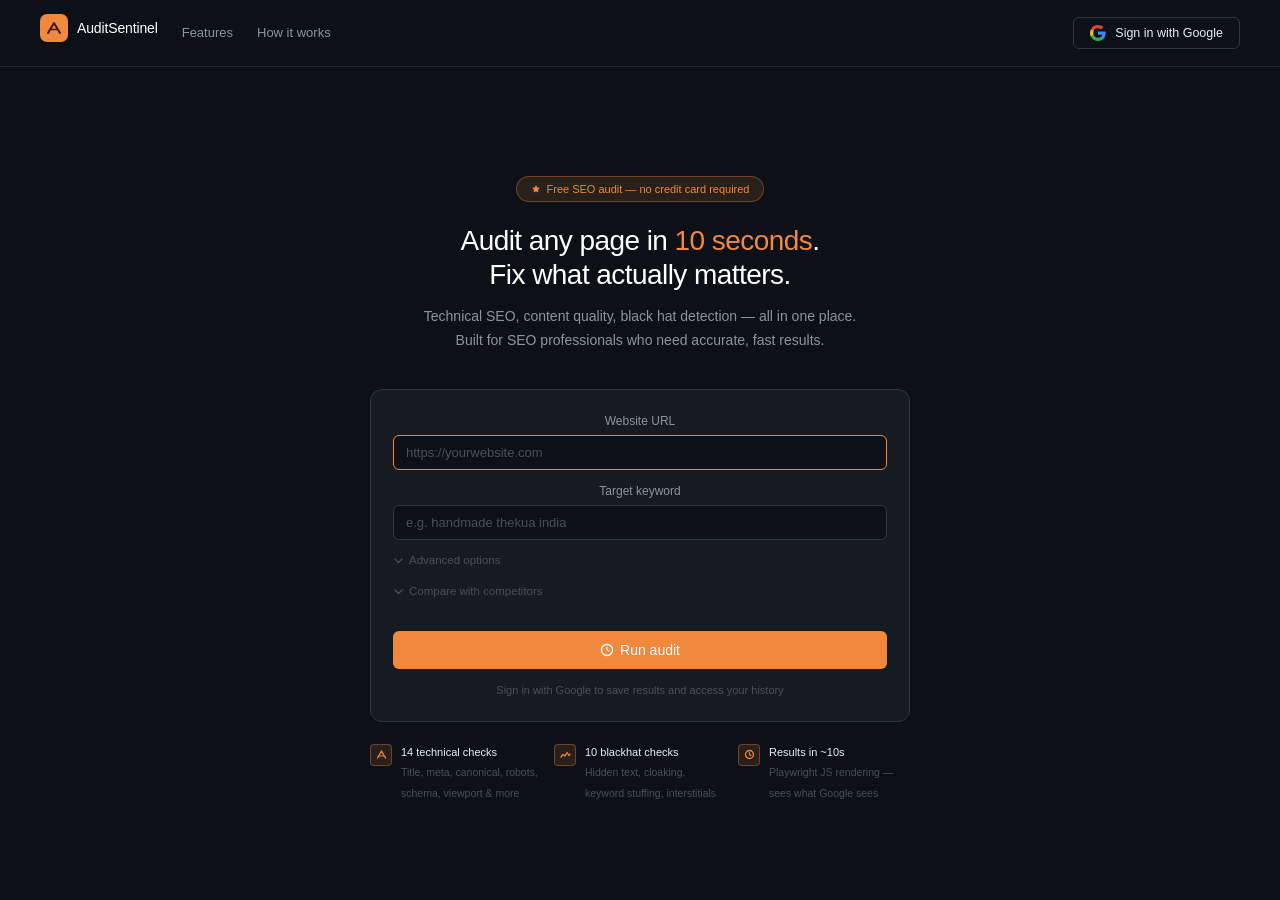
<file: frontend/index.html>
<!DOCTYPE html>
<html lang="en">
<head>
  <meta charset="UTF-8">
  <meta name="viewport" content="width=device-width, initial-scale=1.0">
  <title>AuditSentinel — SEO Audit & Recovery Tool</title>
  <link rel="stylesheet" href="css/styles.css">
  <style>
    body { background: #0d1117; }
  </style>
</head>
<body class="landing-page">

  <nav class="landing-nav">
    <div class="sidebar-logo" style="padding:0;">
      <div class="logo-mark">
        <svg viewBox="0 0 16 16" fill="none" width="16" height="16">
          <path d="M2 13L8 3L14 13" stroke="#3d1a00" stroke-width="2" stroke-linecap="round" stroke-linejoin="round"/>
          <path d="M4.5 9.5H11.5" stroke="#3d1a00" stroke-width="1.5" stroke-linecap="round"/>
        </svg>
      </div>
      <span class="logo-text">AuditSentinel</span>
    </div>

    <div class="landing-nav-links">
      <a href="#features">Features</a>
      <a href="#how-it-works">How it works</a>
    </div>

    <div class="landing-nav-right">
      <button class="btn-google" id="nav-signin-btn" style="display:none;">
        <svg viewBox="0 0 18 18" xmlns="http://www.w3.org/2000/svg">
          <path d="M17.64 9.2c0-.637-.057-1.251-.164-1.84H9v3.481h4.844c-.209 1.125-.843 2.078-1.796 2.717v2.258h2.908c1.702-1.567 2.684-3.875 2.684-6.615z" fill="#4285F4"/>
          <path d="M9 18c2.43 0 4.467-.806 5.956-2.184l-2.908-2.258c-.806.54-1.837.86-3.048.86-2.344 0-4.328-1.584-5.036-3.711H.957v2.332A8.997 8.997 0 009 18z" fill="#34A853"/>
          <path d="M3.964 10.707A5.41 5.41 0 013.682 9c0-.593.102-1.17.282-1.707V4.961H.957A8.996 8.996 0 000 9c0 1.452.348 2.827.957 4.039l3.007-2.332z" fill="#FBBC05"/>
          <path d="M9 3.58c1.321 0 2.508.454 3.44 1.345l2.582-2.58C13.463.891 11.426 0 9 0A8.997 8.997 0 00.957 4.961L3.964 6.293C4.672 4.166 6.656 3.58 9 3.58z" fill="#EA4335"/>
        </svg>
        Sign in with Google
      </button>
      <div id="nav-logged-in" style="display:none;align-items:center;gap:10px;">
        <a href="./dashboard.html" class="btn-google">← Dashboard</a>
      </div>
    </div>
  </nav>

  <main class="landing-hero">
    <div class="hero-eyebrow">
      <svg width="10" height="10" viewBox="0 0 10 10" fill="none">
        <path d="M5 1L6.18 3.4L9 3.81L7 5.76L7.47 8.59L5 7.23L2.53 8.59L3 5.76L1 3.81L3.82 3.4L5 1Z" fill="var(--accent)"/>
      </svg>
      Free SEO audit — no credit card required
    </div>

    <h1 class="hero-h1">
      Audit any page in <span class="accent">10 seconds</span>.<br>Fix what actually matters.
    </h1>
    <p class="hero-sub">
      Technical SEO, content quality, black hat detection — all in one place. Built for SEO professionals who need accurate, fast results.
    </p>

    <div class="audit-form-box">
      <div id="form-error" class="alert alert-error" style="margin-bottom:14px;display:none;align-items:flex-start;gap:8px;">
        <span id="form-error-msg"></span>
      </div>

      <div class="form-group">
        <label class="form-label" for="url-input">Website URL</label>
        <input class="form-input dark" type="url" id="url-input" placeholder="https://yourwebsite.com" autocomplete="off" autofocus>
      </div>

      <div class="form-group" style="margin-top:10px;">
        <label class="form-label" for="kw-input">Target keyword</label>
        <input class="form-input dark" type="text" id="kw-input" placeholder="e.g. handmade thekua india" autocomplete="off">
      </div>

      <div class="advanced-toggle" id="adv-toggle" style="margin-top:12px;">
        <svg width="11" height="11" viewBox="0 0 11 11" fill="none">
          <path d="M2 4L5.5 7.5L9 4" stroke="currentColor" stroke-width="1.3" stroke-linecap="round" stroke-linejoin="round"/>
        </svg>
        Advanced options
      </div>

      <div class="advanced-panel" id="adv-panel">
        <div class="advanced-row">
          <div class="form-group">
            <label class="form-label" for="secondary-kw">Secondary keyword</label>
            <input class="form-input dark" type="text" id="secondary-kw" placeholder="optional">
          </div>
          <div class="form-group">
            <label class="form-label" for="brand-name">Brand name</label>
            <input class="form-input dark" type="text" id="brand-name" placeholder="optional">
          </div>
        </div>
        <label class="cloak-label">
          <input type="checkbox" id="cloak-check">
          Run cloaking detection — slower (3x page scrape)
        </label>
      </div>

      <div class="advanced-toggle" id="comp-toggle" style="margin-top:8px;">
        <svg width="11" height="11" viewBox="0 0 11 11" fill="none">
          <path d="M2 4L5.5 7.5L9 4" stroke="currentColor" stroke-width="1.3" stroke-linecap="round" stroke-linejoin="round"/>
        </svg>
        Compare with competitors
      </div>

      <div class="advanced-panel" id="comp-panel">
        <p style="font-size:11px;color:#484f58;margin-bottom:8px;line-height:1.5;">
          Competitor pages run the same audit and appear in a side-by-side comparison table. Does not count against your daily limit.
        </p>
        <div class="form-group">
          <label class="form-label" for="comp-url-1">Competitor URL 1</label>
          <input class="form-input dark" type="url" id="comp-url-1" placeholder="https://competitor1.com/page" autocomplete="off">
        </div>
        <div class="form-group" style="margin-top:8px;">
          <label class="form-label" for="comp-url-2">Competitor URL 2</label>
          <input class="form-input dark" type="url" id="comp-url-2" placeholder="https://competitor2.com/page" autocomplete="off">
        </div>
        <div class="form-group" style="margin-top:8px;">
          <label class="form-label" for="comp-url-3">Competitor URL 3</label>
          <input class="form-input dark" type="url" id="comp-url-3" placeholder="https://competitor3.com/page" autocomplete="off">
        </div>
      </div>

      <button class="btn btn-primary btn-full btn-lg" id="audit-btn" style="margin-top:16px;">
        <svg width="14" height="14" viewBox="0 0 14 14" fill="none">
          <circle cx="7" cy="7" r="5.5" stroke="currentColor" stroke-width="1.4"/>
          <path d="M7 4.5v2.5l2 1.2" stroke="currentColor" stroke-width="1.3" stroke-linecap="round"/>
        </svg>
        <span id="audit-btn-text">Run audit</span>
      </button>

      <p style="font-size:11px;color:#484f58;text-align:center;margin-top:12px;" id="signin-hint">
        Sign in with Google to save results and access your history
      </p>
    </div>

    <div class="hero-features">
      <div class="hero-feature">
        <div class="hf-icon">
          <svg width="11" height="11" viewBox="0 0 11 11" fill="none">
            <path d="M1.5 9L5.5 2L9.5 9" stroke="var(--accent)" stroke-width="1.3" stroke-linecap="round" stroke-linejoin="round"/>
            <path d="M3 7H8" stroke="var(--accent)" stroke-width="1.1" stroke-linecap="round"/>
          </svg>
        </div>
        <div class="hf-text">
          <strong>14 technical checks</strong>
          <span>Title, meta, canonical, robots, schema, viewport &amp; more</span>
        </div>
      </div>
      <div class="hero-feature">
        <div class="hf-icon">
          <svg width="11" height="11" viewBox="0 0 11 11" fill="none">
            <path d="M1 8L3 5.5L5 7L7 3.5L9 6.5L10 5" stroke="var(--accent)" stroke-width="1.3" stroke-linecap="round" stroke-linejoin="round"/>
          </svg>
        </div>
        <div class="hf-text">
          <strong>10 blackhat checks</strong>
          <span>Hidden text, cloaking, keyword stuffing, interstitials</span>
        </div>
      </div>
      <div class="hero-feature">
        <div class="hf-icon">
          <svg width="11" height="11" viewBox="0 0 11 11" fill="none">
            <circle cx="5.5" cy="5.5" r="4" stroke="var(--accent)" stroke-width="1.3"/>
            <path d="M5.5 3.5v2.2l1.5 1" stroke="var(--accent)" stroke-width="1.2" stroke-linecap="round"/>
          </svg>
        </div>
        <div class="hf-text">
          <strong>Results in ~10s</strong>
          <span>Playwright JS rendering — sees what Google sees</span>
        </div>
      </div>
    </div>
  </main>

  <script src="js/api.js"></script>
  <script src="js/auth.js"></script>
  <script>
    // Handle OAuth callback token in URL
    const token = Auth.handleCallback();
    if (token) {
      Auth.refreshUser().then(() => {
        window.location.href = './dashboard.html';
      });
    }

    // Show correct nav based on login state
    if (Auth.isLoggedIn()) {
      document.getElementById('nav-signin-btn').style.display = 'none';
      document.getElementById('nav-logged-in').style.display = 'flex';
      document.getElementById('signin-hint').style.display = 'none';
    } else {
      document.getElementById('nav-signin-btn').style.display = 'flex';
      document.getElementById('nav-logged-in').style.display = 'none';
    }

    // Advanced options toggle
    const advToggle = document.getElementById('adv-toggle');
    const advPanel  = document.getElementById('adv-panel');
    advToggle.addEventListener('click', () => {
      const open = advPanel.classList.toggle('open');
      advToggle.classList.toggle('open', open);
    });

    // Competitor comparison toggle
    const compToggle = document.getElementById('comp-toggle');
    const compPanel  = document.getElementById('comp-panel');
    compToggle.addEventListener('click', () => {
      const open = compPanel.classList.toggle('open');
      compToggle.classList.toggle('open', open);
    });

    // Google sign-in
    document.getElementById('nav-signin-btn').addEventListener('click', () => Auth.loginWithGoogle());

    // Audit form submit
    document.getElementById('audit-btn').addEventListener('click', handleAuditSubmit);
    document.addEventListener('keydown', (e) => {
      if (e.key === 'Enter') handleAuditSubmit();
    });

    async function handleAuditSubmit() {
      const url = document.getElementById('url-input').value.trim();
      const kw  = document.getElementById('kw-input').value.trim();

      if (!url) {
        showFormError('Please enter a website URL.');
        document.getElementById('url-input').focus();
        return;
      }

      let normalised = url;
      if (!url.startsWith('http://') && !url.startsWith('https://')) {
        normalised = 'https://' + url;
      }

      try { new URL(normalised); } catch {
        showFormError('Please enter a valid URL (e.g. https://example.com)');
        return;
      }

      const competitors = ['comp-url-1', 'comp-url-2', 'comp-url-3']
        .map(id => document.getElementById(id).value.trim())
        .filter(Boolean)
        .map(u => (u.startsWith('http://') || u.startsWith('https://')) ? u : 'https://' + u);

      // Must be logged in before limit check
      if (!Auth.isLoggedIn()) {
        sessionStorage.setItem('pending_audit', JSON.stringify({
          url: normalised, keyword: kw,
          secondary: document.getElementById('secondary-kw').value.trim(),
          brandName: document.getElementById('brand-name').value.trim(),
          cloaking: document.getElementById('cloak-check').checked,
          competitors,
        }));
        await Auth.loginWithGoogle();
        return;
      }

      // Check daily limit
      const limitOk = await checkDailyLimit();
      if (!limitOk) return;

      sessionStorage.setItem('pending_audit', JSON.stringify({
        url: normalised, keyword: kw,
        secondary: document.getElementById('secondary-kw').value.trim(),
        brandName: document.getElementById('brand-name').value.trim(),
        cloaking: document.getElementById('cloak-check').checked,
        competitors,
      }));

      window.location.href = './audit-loading.html';
    }

    async function checkDailyLimit() {
      try {
        const data = await AuditAPI.checkLimit();
        if (!data.allowed) {
          showLimitMessage(data.next_available_at);
          return false;
        }
        return true;
      } catch (err) {
        return true; // fail open — backend will enforce
      }
    }

    function showLimitMessage(nextAvailableAt) {
      const next   = new Date(nextAvailableAt);
      const diffMs = next - new Date();
      const diffH  = Math.floor(diffMs / 3600000);
      const diffM  = Math.floor((diffMs % 3600000) / 60000);
      const timeStr = diffH > 0 ? `${diffH}h ${diffM}m` : `${diffM}m`;

      const errorEl  = document.getElementById('form-error');
      const errorMsg = document.getElementById('form-error-msg');
      errorMsg.textContent = `Daily limit reached. Next audit available in ${timeStr}.`;
      errorEl.style.display = 'flex';
      // Don't auto-hide limit message — it's informational
    }

    function showFormError(msg) {
      const errorEl  = document.getElementById('form-error');
      const errorMsg = document.getElementById('form-error-msg');
      errorMsg.textContent = msg;
      errorEl.style.display = 'flex';
      setTimeout(() => { errorEl.style.display = 'none'; }, 4000);
    }
  </script>
</body>
</html>
</file>
<file: frontend/css/styles.css>
/* ═══════════════════════════════════════════════════════════════
   AuditPro — Global Styles
   Color system: Dark sidebar (#0d1117) + Light content + Orange accent
   ═══════════════════════════════════════════════════════════════ */

/* ── Tokens ─────────────────────────────────────────────────── */
:root {
  /* Brand */
  --accent:        #f0883e;
  --accent-hover:  #e07730;
  --accent-light:  rgba(240, 136, 62, 0.12);
  --accent-border: rgba(240, 136, 62, 0.35);

  /* Sidebar (always dark) */
  --sb-bg:         #0d1117;
  --sb-surface:    #161b22;
  --sb-border:     #21262d;
  --sb-text:       #8b949e;
  --sb-text-active:#e6edf3;
  --sb-muted:      #484f58;

  /* Content area (light) */
  --bg-page:       #f6f8fa;
  --bg-card:       #ffffff;
  --bg-surface:    #f6f8fa;
  --border:        #e1e4e8;
  --border-light:  #f0f2f4;
  --text-primary:  #1f2328;
  --text-secondary:#57606a;
  --text-muted:    #8c959f;

  /* Severity */
  --critical:      #cf222e;
  --critical-bg:   #fff0ee;
  --high:          #9a6700;
  --high-bg:       #fff8e6;
  --medium:        #7d4e00;
  --medium-bg:     #fff3cd;
  --pass:          #1a7f37;
  --pass-bg:       #dafbe1;

  /* Scores */
  --score-good:    #1a7f37;
  --score-good-bg: #dafbe1;
  --score-med:     #9a6700;
  --score-med-bg:  #fff8e6;
  --score-bad:     #cf222e;
  --score-bad-bg:  #fff0ee;

  /* Info / blue */
  --info:          #0550ae;
  --info-bg:       #e8f3ff;

  /* Layout */
  --sidebar-width: 200px;
  --topbar-height: 48px;
  --radius-sm:     4px;
  --radius-md:     6px;
  --radius-lg:     8px;
  --radius-xl:     12px;

  /* Type */
  --font: -apple-system, BlinkMacSystemFont, 'Segoe UI', 'Helvetica Neue', Arial, sans-serif;
  --font-mono: 'SF Mono', 'Fira Code', 'Cascadia Code', monospace;
}

/* ── Reset ───────────────────────────────────────────────────── */
*, *::before, *::after { box-sizing: border-box; margin: 0; padding: 0; }
html { font-size: 14px; -webkit-text-size-adjust: 100%; }
body { font-family: var(--font); background: var(--bg-page); color: var(--text-primary); line-height: 1.5; -webkit-font-smoothing: antialiased; }
a { color: inherit; text-decoration: none; }
button { font-family: var(--font); cursor: pointer; }
input, textarea, select { font-family: var(--font); }
img { max-width: 100%; display: block; }

/* ── Typography ──────────────────────────────────────────────── */
h1 { font-size: 2rem;   font-weight: 500; line-height: 1.2; letter-spacing: -0.02em; }
h2 { font-size: 1.5rem; font-weight: 500; line-height: 1.3; }
h3 { font-size: 1.1rem; font-weight: 500; }
p  { line-height: 1.65; }

/* ── Buttons ─────────────────────────────────────────────────── */
.btn {
  display: inline-flex; align-items: center; gap: 6px;
  padding: 8px 16px; border-radius: var(--radius-md);
  font-size: 13px; font-weight: 500; border: none;
  transition: background 0.15s, opacity 0.15s;
  cursor: pointer; white-space: nowrap;
}
.btn-primary   { background: var(--accent); color: #fff; }
.btn-primary:hover { background: var(--accent-hover); }
.btn-secondary { background: transparent; color: var(--text-primary); border: 0.5px solid var(--border); }
.btn-secondary:hover { background: var(--bg-surface); }
.btn-ghost     { background: transparent; color: var(--text-secondary); border: none; }
.btn-ghost:hover { color: var(--text-primary); }
.btn-danger    { background: var(--critical-bg); color: var(--critical); border: 0.5px solid rgba(207,34,46,0.25); }
.btn-sm { padding: 5px 10px; font-size: 11.5px; }
.btn-lg { padding: 11px 22px; font-size: 14px; }
.btn-full { width: 100%; justify-content: center; }

/* ── Forms ───────────────────────────────────────────────────── */
.form-group { display: flex; flex-direction: column; gap: 5px; }
.form-label { font-size: 12px; font-weight: 500; color: var(--text-secondary); }
.form-input {
  background: var(--bg-card); border: 0.5px solid var(--border);
  border-radius: var(--radius-md); padding: 9px 12px;
  font-size: 13px; color: var(--text-primary); width: 100%;
  outline: none; transition: border-color 0.15s;
}
.form-input:focus { border-color: var(--accent); }
.form-input::placeholder { color: var(--text-muted); }
.form-input.dark {
  background: #0d1117; border-color: #30363d;
  color: #e6edf3;
}
.form-input.dark:focus { border-color: var(--accent); }
.form-input.dark::placeholder { color: #484f58; }
.form-hint { font-size: 11px; color: var(--text-muted); }
.form-error { font-size: 11px; color: var(--critical); display: none; }
.form-error.show { display: block; }

/* ── Cards ───────────────────────────────────────────────────── */
.card {
  background: var(--bg-card); border: 0.5px solid var(--border);
  border-radius: var(--radius-lg); overflow: hidden;
}
.card-header {
  padding: 11px 16px; border-bottom: 0.5px solid var(--border);
  display: flex; align-items: center; justify-content: space-between;
  font-size: 12.5px; font-weight: 500; color: var(--text-primary);
}
.card-header .card-action { font-size: 11px; color: var(--accent); font-weight: 400; cursor: pointer; }
.card-body { padding: 16px; }

/* ── Score pills ──────────────────────────────────────────────── */
.score-pill {
  display: inline-flex; align-items: center; justify-content: center;
  min-width: 36px; height: 22px; border-radius: var(--radius-sm);
  font-size: 11px; font-weight: 500; padding: 0 6px;
}
.score-good   { background: var(--score-good-bg); color: var(--score-good); }
.score-medium { background: var(--score-med-bg);  color: var(--score-med); }
.score-bad    { background: var(--score-bad-bg);  color: var(--score-bad); }

/* ── Severity badges ─────────────────────────────────────────── */
.sev-badge {
  display: inline-flex; align-items: center;
  font-size: 10px; font-weight: 500;
  padding: 2px 7px; border-radius: 3px;
}
.sev-critical { background: var(--critical-bg); color: var(--critical); }
.sev-high     { background: var(--high-bg);     color: var(--high); }
.sev-medium   { background: var(--medium-bg);   color: var(--medium); }
.sev-pass     { background: var(--pass-bg);      color: var(--pass); }
.sev-low      { background: var(--pass-bg);      color: var(--pass); }

/* ── Risk badges ─────────────────────────────────────────────── */
.risk-badge {
  display: inline-flex; align-items: center; gap: 4px;
  font-size: 10px; font-weight: 500;
  padding: 3px 8px; border-radius: var(--radius-sm);
}
.risk-low      { background: var(--pass-bg);     color: var(--pass); }
.risk-moderate { background: var(--medium-bg);   color: var(--medium); }
.risk-high     { background: var(--high-bg);     color: var(--high); }
.risk-critical { background: var(--critical-bg); color: var(--critical); }

/* ── Status dots ─────────────────────────────────────────────── */
.dot { width: 7px; height: 7px; border-radius: 50%; display: inline-block; }
.dot-green  { background: var(--pass); }
.dot-orange { background: var(--accent); }
.dot-red    { background: var(--critical); }
.dot-pulse  { animation: pulse 1.5s ease-in-out infinite; }
@keyframes pulse { 0%,100%{opacity:1;} 50%{opacity:.35;} }

/* ── Score bar ───────────────────────────────────────────────── */
.score-bar-track {
  height: 5px; background: var(--bg-surface);
  border-radius: 3px; overflow: hidden;
}
.score-bar-fill { height: 100%; border-radius: 3px; transition: width 0.6s ease; }
.fill-good   { background: var(--score-good); }
.fill-medium { background: var(--accent); }
.fill-bad    { background: var(--score-bad); }

/* ── Stat cards ──────────────────────────────────────────────── */
.stat-card {
  background: var(--bg-card); border: 0.5px solid var(--border);
  border-radius: var(--radius-lg); padding: 14px 16px;
}
.stat-label { font-size: 10.5px; color: var(--text-muted); text-transform: uppercase; letter-spacing: 0.04em; margin-bottom: 5px; }
.stat-value { font-size: 26px; font-weight: 500; line-height: 1; color: var(--text-primary); }
.stat-sub   { font-size: 10.5px; margin-top: 4px; color: var(--text-muted); }
.stat-up    { color: var(--pass); }
.stat-down  { color: var(--critical); }
.stat-accent { color: var(--accent); }

/* ── Tables ──────────────────────────────────────────────────── */
.data-table { width: 100%; border-collapse: collapse; }
.data-table th {
  background: var(--bg-surface); padding: 8px 14px;
  font-size: 10.5px; font-weight: 500; color: var(--text-muted);
  text-transform: uppercase; letter-spacing: 0.04em;
  text-align: left; border-bottom: 0.5px solid var(--border);
}
.data-table td {
  padding: 10px 14px; font-size: 12px;
  border-bottom: 0.5px solid var(--border-light);
  vertical-align: middle;
}
.data-table tr:last-child td { border-bottom: none; }
.data-table tr:hover td { background: var(--bg-surface); }

/* ── Empty states ────────────────────────────────────────────── */
.empty-state {
  display: flex; flex-direction: column;
  align-items: center; justify-content: center;
  padding: 48px 24px; text-align: center; gap: 12px;
}
.empty-icon { width: 40px; height: 40px; opacity: 0.3; }
.empty-title { font-size: 14px; font-weight: 500; color: var(--text-primary); }
.empty-desc  { font-size: 12px; color: var(--text-muted); max-width: 280px; line-height: 1.6; }

/* ── Alerts / banners ────────────────────────────────────────── */
.alert {
  display: flex; align-items: flex-start; gap: 10px;
  padding: 11px 14px; border-radius: var(--radius-md);
  font-size: 12px; line-height: 1.5;
}
.alert-success { background: var(--pass-bg);     color: var(--pass);     border: 0.5px solid rgba(26,127,55,.25); }
.alert-warning { background: var(--high-bg);     color: var(--high);     border: 0.5px solid rgba(154,103,0,.25); }
.alert-error   { background: var(--critical-bg); color: var(--critical); border: 0.5px solid rgba(207,34,46,.25); }
.alert-info    { background: var(--info-bg);     color: var(--info);     border: 0.5px solid rgba(5,80,174,.2); }
.alert-accent  { background: var(--accent-light); color: #7d3b00; border: 0.5px solid var(--accent-border); }

/* ── Loading spinner ─────────────────────────────────────────── */
.spinner {
  width: 16px; height: 16px; border-radius: 50%;
  border: 2px solid var(--border);
  border-top-color: var(--accent);
  animation: spin 0.65s linear infinite;
}
@keyframes spin { to { transform: rotate(360deg); } }
.spinner-sm { width: 12px; height: 12px; }
.spinner-lg { width: 24px; height: 24px; }

/* ── Divider ─────────────────────────────────────────────────── */
.divider { height: 0.5px; background: var(--border); }

/* ── Utility ─────────────────────────────────────────────────── */
.text-muted    { color: var(--text-muted); }
.text-secondary{ color: var(--text-secondary); }
.text-accent   { color: var(--accent); }
.text-pass     { color: var(--pass); }
.text-fail     { color: var(--critical); }
.text-mono     { font-family: var(--font-mono); }
.font-medium   { font-weight: 500; }
.truncate      { overflow: hidden; text-overflow: ellipsis; white-space: nowrap; }
.sr-only       { position: absolute; width: 1px; height: 1px; overflow: hidden; clip: rect(0,0,0,0); }

/* ══════════════════════════════════════════════════════════════
   LAYOUT — App shell (sidebar + main)
   ══════════════════════════════════════════════════════════════ */

.app-layout {
  display: grid;
  grid-template-columns: var(--sidebar-width) 1fr;
  min-height: 100vh;
}

/* ── Sidebar ─────────────────────────────────────────────────── */
.sidebar {
  background: var(--sb-bg);
  display: flex; flex-direction: column;
  padding: 10px 8px;
  position: sticky; top: 0; height: 100vh;
  overflow-y: auto;
  border-right: 0.5px solid var(--sb-border);
}

.sidebar-logo {
  display: flex; align-items: center; gap: 9px;
  padding: 8px 10px; margin-bottom: 10px;
}
.logo-mark {
  width: 28px; height: 28px; border-radius: 7px;
  background: var(--accent); display: flex;
  align-items: center; justify-content: center; flex-shrink: 0;
}
.logo-mark svg { width: 16px; height: 16px; }
.logo-text { font-size: 14px; font-weight: 500; color: #fff; letter-spacing: -0.01em; }

.nav-section-label {
  font-size: 10px; font-weight: 500; letter-spacing: 0.07em;
  text-transform: uppercase; color: var(--sb-muted);
  padding: 12px 10px 4px;
}
.nav-item {
  display: flex; align-items: center; gap: 9px;
  padding: 7px 10px; border-radius: var(--radius-md);
  font-size: 12.5px; color: var(--sb-text);
  cursor: pointer; transition: background 0.12s, color 0.12s;
  text-decoration: none;
}
.nav-item:hover { background: var(--sb-surface); color: var(--sb-text-active); }
.nav-item.active { background: var(--sb-surface); color: var(--sb-text-active); }
.nav-item svg { width: 14px; height: 14px; flex-shrink: 0; }
.nav-item .nav-badge {
  margin-left: auto; font-size: 9px; padding: 1px 5px;
  border-radius: 3px; background: var(--accent-light);
  color: var(--accent); border: 0.5px solid var(--accent-border);
}

.sidebar-bottom {
  margin-top: auto; border-top: 0.5px solid var(--sb-border);
  padding-top: 10px; display: flex; flex-direction: column; gap: 4px;
}
.sidebar-user {
  display: flex; align-items: center; gap: 9px;
  padding: 7px 10px; border-radius: var(--radius-md);
}
.user-avatar {
  width: 24px; height: 24px; border-radius: 50%;
  background: var(--accent-light); border: 1px solid var(--accent-border);
  display: flex; align-items: center; justify-content: center;
  font-size: 10px; font-weight: 500; color: var(--accent); flex-shrink: 0;
  overflow: hidden;
}
.user-avatar img { width: 100%; height: 100%; object-fit: cover; }
.user-name  { font-size: 12px; color: var(--sb-text); flex: 1; min-width: 0; }
.gsc-badge  {
  font-size: 9px; background: rgba(26,127,55,.15);
  color: #1a7f37; border: 0.5px solid rgba(26,127,55,.3);
  border-radius: 3px; padding: 2px 5px; white-space: nowrap;
}

/* ── Main content area ───────────────────────────────────────── */
.main-content { display: flex; flex-direction: column; min-height: 100vh; background: var(--bg-page); }

.topbar {
  background: var(--bg-card); border-bottom: 0.5px solid var(--border);
  padding: 0 20px; height: var(--topbar-height);
  display: flex; align-items: center; justify-content: space-between;
  position: sticky; top: 0; z-index: 10;
}
.topbar-title { font-size: 14px; font-weight: 500; color: var(--text-primary); }
.topbar-actions { display: flex; align-items: center; gap: 10px; }

.page-content { padding: 20px; flex: 1; display: flex; flex-direction: column; gap: 16px; }

/* ══════════════════════════════════════════════════════════════
   LANDING PAGE
   ══════════════════════════════════════════════════════════════ */

.landing-page { background: var(--sb-bg); min-height: 100vh; display: flex; flex-direction: column; }

.landing-nav {
  display: flex; align-items: center; gap: 24px;
  padding: 14px 40px; border-bottom: 0.5px solid var(--sb-border);
}
.landing-nav-links { display: flex; gap: 24px; }
.landing-nav-links a { font-size: 13px; color: var(--sb-text); transition: color 0.12s; }
.landing-nav-links a:hover { color: var(--sb-text-active); }
.landing-nav-right { margin-left: auto; }

.landing-hero {
  flex: 1; display: flex; flex-direction: column;
  align-items: center; justify-content: center;
  padding: 60px 40px 48px; text-align: center;
}
.hero-eyebrow {
  display: inline-flex; align-items: center; gap: 6px;
  background: var(--accent-light); border: 0.5px solid var(--accent-border);
  border-radius: 20px; padding: 4px 14px;
  font-size: 11px; color: var(--accent); margin-bottom: 22px;
}
.hero-h1 { color: #fff; max-width: 580px; margin-bottom: 14px; }
.hero-h1 .accent { color: var(--accent); }
.hero-sub { font-size: 14px; color: var(--sb-text); max-width: 440px; line-height: 1.7; margin-bottom: 36px; }

.audit-form-box {
  background: var(--sb-surface); border: 0.5px solid #30363d;
  border-radius: var(--radius-xl); padding: 22px;
  width: 100%; max-width: 540px;
}
.audit-form-box .form-group { margin-bottom: 12px; }
.audit-form-box .form-label { color: var(--sb-text); }

.advanced-toggle {
  display: flex; align-items: center; gap: 5px;
  font-size: 11.5px; color: var(--sb-muted); cursor: pointer;
  margin-bottom: 14px; user-select: none; width: fit-content;
}
.advanced-toggle svg { transition: transform 0.2s; }
.advanced-toggle.open svg { transform: rotate(180deg); }
.advanced-panel { display: none; margin-bottom: 14px; }
.advanced-panel.open { display: flex; flex-direction: column; gap: 10px; }
.advanced-row { display: grid; grid-template-columns: 1fr 1fr; gap: 10px; }

.cloak-label {
  display: flex; align-items: center; gap: 8px;
  font-size: 12px; color: var(--sb-muted); cursor: pointer;
}
.cloak-label input[type="checkbox"] { accent-color: var(--accent); width: 13px; height: 13px; }

.hero-features {
  display: grid; grid-template-columns: repeat(3, 1fr);
  gap: 12px; max-width: 540px; width: 100%; margin-top: 22px;
}
.hero-feature { display: flex; align-items: flex-start; gap: 9px; text-align: left; }
.hf-icon {
  width: 22px; height: 22px; border-radius: var(--radius-sm);
  background: var(--accent-light); border: 0.5px solid var(--accent-border);
  display: flex; align-items: center; justify-content: center; flex-shrink: 0;
}
.hf-icon svg { width: 11px; height: 11px; }
.hf-text strong { display: block; font-size: 11px; font-weight: 500; color: var(--sb-text-active); margin-bottom: 1px; }
.hf-text span   { font-size: 10.5px; color: var(--sb-muted); line-height: 1.4; }

/* Google sign-in button */
.btn-google {
  display: inline-flex; align-items: center; gap: 9px;
  background: transparent; border: 0.5px solid #30363d;
  border-radius: var(--radius-md); padding: 7px 16px;
  font-size: 12.5px; color: var(--sb-text-active); cursor: pointer;
  transition: background 0.12s, border-color 0.12s;
}
.btn-google:hover { background: var(--sb-surface); border-color: #484f58; }
.btn-google svg { width: 16px; height: 16px; flex-shrink: 0; }

/* ══════════════════════════════════════════════════════════════
   AUDIT LOADING PAGE
   ══════════════════════════════════════════════════════════════ */

.loading-page { background: var(--sb-bg); min-height: 100vh; display: flex; align-items: center; justify-content: center; padding: 40px; }
.audit-progress-card {
  background: var(--sb-surface); border: 0.5px solid #30363d;
  border-radius: var(--radius-xl); padding: 28px;
  width: 100%; max-width: 480px;
}
.apc-url  { font-size: 14px; font-weight: 500; color: var(--sb-text-active); margin-bottom: 3px; }
.apc-meta { font-size: 11.5px; color: var(--sb-muted); margin-bottom: 22px; }
.step-list { display: flex; flex-direction: column; gap: 6px; }
.step-row  { display: flex; align-items: center; gap: 10px; padding: 8px 10px; border-radius: var(--radius-md); }
.step-row.done    { background: rgba(26,127,55,.06); }
.step-row.running { background: var(--sb-bg); border: 0.5px solid #30363d; }
.step-row.pending { opacity: 0.38; }
.step-dot {
  width: 20px; height: 20px; border-radius: 50%;
  display: flex; align-items: center; justify-content: center; flex-shrink: 0;
}
.step-dot.done    { background: rgba(26,127,55,.15); }
.step-dot.running { background: rgba(240,136,62,.12); }
.step-dot.pending { background: #21262d; }
.step-label { font-size: 12.5px; color: var(--sb-text-active); flex: 1; }
.step-time  { font-size: 10.5px; color: var(--sb-muted); }

.progress-wrap { margin-top: 22px; }
.progress-meta { display: flex; justify-content: space-between; font-size: 11px; color: var(--sb-muted); margin-bottom: 7px; }
.progress-track { height: 5px; background: #21262d; border-radius: 3px; overflow: hidden; }
.progress-fill  { height: 100%; background: var(--accent); border-radius: 3px; transition: width 0.5s ease; }
.progress-hint  { font-size: 11px; color: var(--sb-muted); margin-top: 14px; text-align: center; }

/* ══════════════════════════════════════════════════════════════
   RESULTS PAGE — checks accordion
   ══════════════════════════════════════════════════════════════ */

.results-layout { display: grid; grid-template-columns: 1fr 268px; gap: 16px; align-items: start; }

.score-hero-card {
  background: var(--bg-card); border: 0.5px solid var(--border);
  border-radius: var(--radius-lg); padding: 18px;
}
.score-hero-top   { display: flex; align-items: center; gap: 14px; margin-bottom: 16px; }
.big-score-box    { width: 68px; height: 68px; border-radius: var(--radius-lg); display: flex; flex-direction: column; align-items: center; justify-content: center; flex-shrink: 0; }
.big-score-num    { font-size: 28px; font-weight: 500; line-height: 1; }
.big-score-denom  { font-size: 10px; margin-top: 1px; }
.score-hero-meta  { flex: 1; min-width: 0; }
.score-hero-url   { font-size: 14px; font-weight: 500; color: var(--text-primary); }
.score-hero-kw    { font-size: 11.5px; color: var(--text-muted); margin-top: 2px; }
.score-hero-time  { font-size: 10.5px; color: var(--text-muted); margin-top: 6px; }
.score-bars-row   { display: grid; grid-template-columns: repeat(3, 1fr); gap: 12px; }
.score-bar-item   {}
.sbi-label        { display: flex; justify-content: space-between; font-size: 10.5px; color: var(--text-secondary); margin-bottom: 5px; }
.sbi-label span:last-child { font-weight: 500; color: var(--text-primary); }

.section-card     { background: var(--bg-card); border: 0.5px solid var(--border); border-radius: var(--radius-lg); overflow: hidden; }
.section-trigger  {
  display: flex; align-items: center; gap: 10px;
  padding: 12px 16px; cursor: pointer; user-select: none;
  transition: background 0.12s;
}
.section-trigger:hover { background: var(--bg-surface); }
.section-icon     { width: 24px; height: 24px; border-radius: var(--radius-sm); display: flex; align-items: center; justify-content: center; flex-shrink: 0; }
.section-title    { font-size: 13px; font-weight: 500; color: var(--text-primary); flex: 1; }
.section-counts   { display: flex; gap: 5px; align-items: center; }
.chevron          { width: 16px; height: 16px; color: var(--text-muted); transition: transform 0.2s; flex-shrink: 0; }
.chevron.open     { transform: rotate(180deg); }

.checks-list      { border-top: 0.5px solid var(--border); display: none; }
.checks-list.open { display: block; }

.check-item       { border-bottom: 0.5px solid var(--border-light); }
.check-item:last-child { border-bottom: none; }
.check-trigger    { display: flex; align-items: flex-start; gap: 10px; padding: 10px 16px; cursor: pointer; }
.check-trigger:hover { background: var(--bg-surface); }
.check-status-icon{ width: 18px; height: 18px; border-radius: 4px; display: flex; align-items: center; justify-content: center; flex-shrink: 0; margin-top: 1px; }
.csi-pass   { background: var(--pass-bg); }
.csi-warn   { background: var(--high-bg); }
.csi-fail   { background: var(--critical-bg); }
.check-mid  { flex: 1; min-width: 0; }
.ck-title   { font-size: 12.5px; font-weight: 500; color: var(--text-primary); }
.ck-preview { font-size: 11.5px; color: var(--text-secondary); margin-top: 1px; }

.check-detail {
  padding: 12px 16px 14px 44px;
  border-top: 0.5px solid var(--border-light);
  background: var(--bg-surface); display: none;
}
.check-detail.open { display: block; }
.cd-message { font-size: 12px; color: var(--text-primary); line-height: 1.65; margin-bottom: 8px; }
.cd-rec     { font-size: 11.5px; color: var(--info); line-height: 1.55; }
.cd-evidence{
  font-size: 11px; color: var(--text-secondary);
  background: var(--bg-card); border: 0.5px solid var(--border);
  border-radius: var(--radius-sm); padding: 8px 10px;
  margin-top: 8px; line-height: 1.6; font-family: var(--font-mono);
}

/* ── Results sidebar ──────────────────────────────────────────── */
.results-sidebar  { display: flex; flex-direction: column; gap: 10px; }
.rc-card          { background: var(--bg-card); border: 0.5px solid var(--border); border-radius: var(--radius-lg); padding: 14px 16px; }
.rc-title         { font-size: 10px; font-weight: 500; text-transform: uppercase; letter-spacing: 0.06em; color: var(--text-muted); margin-bottom: 11px; }
.rc-row           { display: flex; justify-content: space-between; align-items: center; padding: 5px 0; border-bottom: 0.5px solid var(--border-light); font-size: 11.5px; }
.rc-row:last-child{ border-bottom: none; }
.rc-label         { color: var(--text-muted); }
.rc-val           { font-weight: 500; color: var(--text-primary); }
.rc-val-pass      { font-weight: 500; color: var(--pass); }
.rc-val-fail      { font-weight: 500; color: var(--critical); }

.priority-item    { display: flex; gap: 9px; padding: 8px 0; border-bottom: 0.5px solid var(--border-light); align-items: flex-start; }
.priority-item:last-child { border-bottom: none; }
.priority-num     { width: 20px; height: 20px; border-radius: 4px; display: flex; align-items: center; justify-content: center; font-size: 9.5px; font-weight: 500; flex-shrink: 0; }
.pn-critical      { background: var(--critical-bg); color: var(--critical); }
.pn-high          { background: var(--high-bg); color: var(--high); }
.pn-medium        { background: var(--medium-bg); color: var(--medium); }
.priority-text    { font-size: 11.5px; color: var(--text-primary); line-height: 1.5; }

/* ══════════════════════════════════════════════════════════════
   DASHBOARD
   ══════════════════════════════════════════════════════════════ */

.stats-grid { display: grid; grid-template-columns: repeat(4, 1fr); gap: 12px; }
.stats-grid-5 { display: grid; grid-template-columns: repeat(5, 1fr); gap: 12px; }

/* Tab bar — shared across dashboard and admin */
.tab-bar { display: flex; border-bottom: 0.5px solid var(--border); margin-bottom: 0; }
.tab-btn {
  padding: 9px 16px; font-size: 12px; font-weight: 500; color: #8b949e;
  background: none; border: none; border-bottom: 2px solid transparent;
  cursor: pointer; transition: color .15s, border-color .15s; margin-bottom: -0.5px;
}
.tab-btn.active { color: var(--text-primary); border-bottom-color: var(--accent); }
.tab-btn:hover:not(.active) { color: var(--text-secondary); }
.new-result-banner {
  display: flex; align-items: center; gap: 10px;
  background: rgba(240,136,62,.07); border: 0.5px solid var(--accent-border);
  border-radius: var(--radius-md); padding: 11px 14px;
  font-size: 12px; color: var(--text-primary);
}
.new-result-banner .accent-link { color: var(--accent); cursor: pointer; }

/* ══════════════════════════════════════════════════════════════
   RESPONSIVE
   ══════════════════════════════════════════════════════════════ */

@media (max-width: 900px) {
  .results-layout { grid-template-columns: 1fr; }
  .results-sidebar { display: grid; grid-template-columns: 1fr 1fr; }
}
@media (max-width: 768px) {
  .app-layout { grid-template-columns: 1fr; }
  .sidebar { display: none; }
  .stats-grid { grid-template-columns: 1fr 1fr; }
  .landing-nav { padding: 12px 20px; }
  .landing-hero { padding: 40px 20px; }
  .hero-features { grid-template-columns: 1fr; }
  .audit-form-box { padding: 16px; }
  .advanced-row { grid-template-columns: 1fr; }
  .score-bars-row { grid-template-columns: 1fr; gap: 8px; }
}
@media (max-width: 480px) {
  .stats-grid { grid-template-columns: 1fr; }
  .results-sidebar { grid-template-columns: 1fr; }
}
</file>
